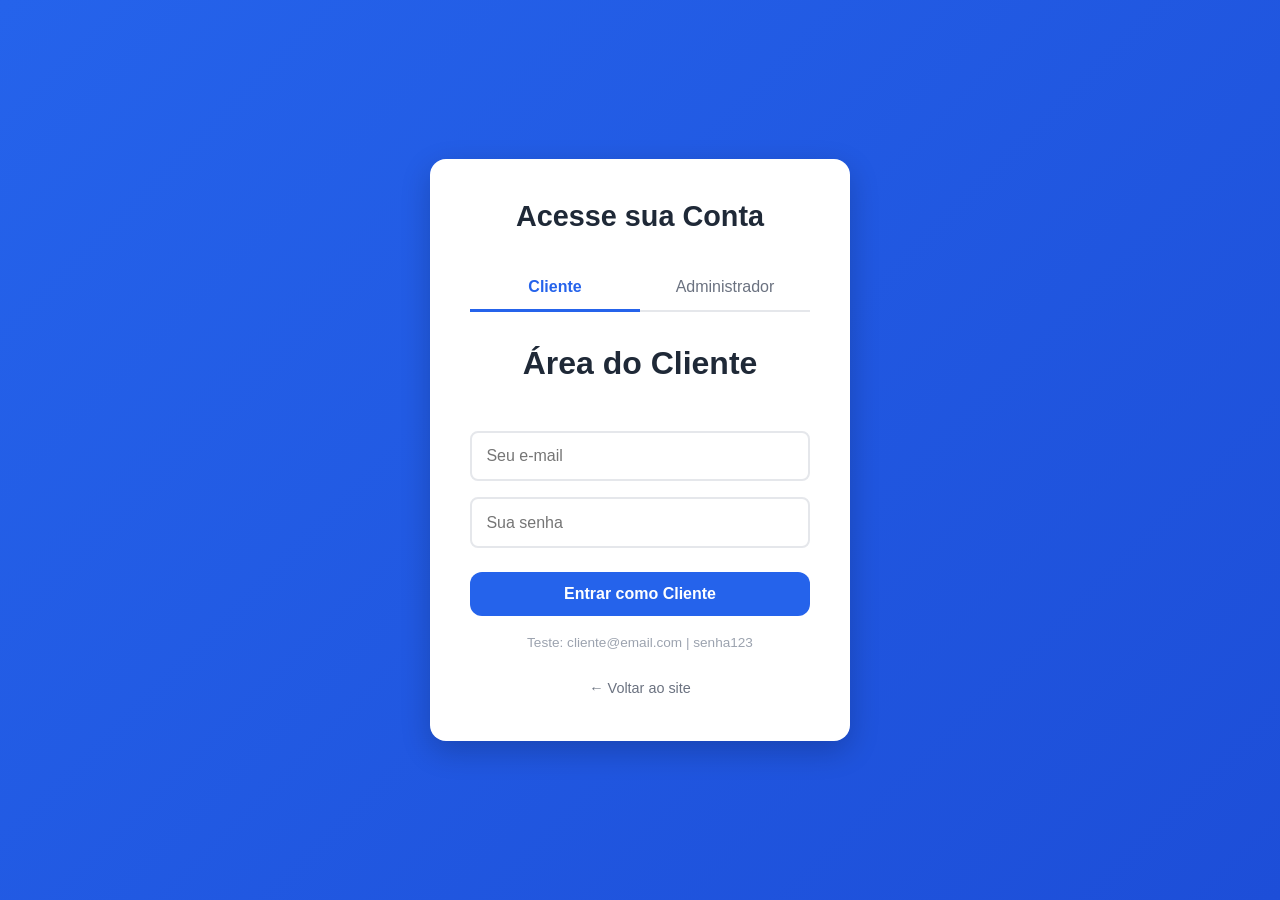
<file: area-cliente.html>
```
<!DOCTYPE html>
<html lang="pt-BR">
<head>
    <meta charset="UTF-8">
    <meta name="viewport" content="width=device-width, initial-scale=1.0">
    <title>Área do Cliente</title>
    <link rel="stylesheet" href="estilo.css">
</head>
<body>
    <header>
        <nav class="navegacao">
            <a href="#" class="logo">Área Cliente</a>
            <button id="botaoSair" class="botao">Sair</button>
        </nav>
    </header>

    <main class="secao" style="padding-top: 8rem;">
        <h1>Bem-vindo, Cliente! ✅</h1>
        <p>Você está na sua área exclusiva.</p>
        <p>Aqui você pode ver seus dados, pedidos e muito mais.</p>
    </main>

    <script>
        // Verifica se tá logado
        if (localStorage.getItem('tipoUsuario') !== 'cliente') {
            window.location.href = 'login.html';
        }
        // Sair
        document.getElementById('botaoSair').addEventListener('click', () => {
            localStorage.clear();
            window.location.href = 'login.html';
        });
    </script>
</body>
</html>
```

---

### area-admin.html

```
<!DOCTYPE html>
<html lang="pt-BR">
<head>
    <meta charset="UTF-8">
    <meta name="viewport" content="width=device-width, initial-scale=1.0">
    <title>Área Administrativa</title>
    <link rel="stylesheet" href="estilo.css">
</head>
<body>
    <header>
        <nav class="navegacao">
            <a href="#" class="logo">Painel Admin</a>
            <button id="botaoSair" class="botao">Sair</button>
        </nav>
    </header>

    <main class="secao" style="padding-top: 8rem;">
        <h1>Painel de Controle 🔐</h1>
        <p>Bem-vindo, Administrador!</p>
        <p>Aqui você gerencia o site, usuários e configurações.</p>
    </main>

    <script>
        if (localStorage.getItem('tipoUsuario') !== 'admin') {
            window.location.href = 'login.html';
        }
        document.getElementById('botaoSair').addEventListener('click', () => {
            localStorage.clear();
            window.location.href = 'login.html';
        });
    </script>
</body>
</html>
```
</file>
<file: estilo.css>
/* CONFIGURAÇÕES GERAIS */
:root {
    --cor-primaria: #2563eb;
    --cor-escura: #1f2937;
    --cor-clara: #f3f4f6;
    --cor-destaque: #f97316;
    --espaco: 2rem;
    --raio: 12px;
}

* {
    margin: 0;
    padding: 0;
    box-sizing: border-box;
}

html {
    scroll-behavior: smooth;
}

body {
    font-family: 'Segoe UI', Roboto, sans-serif;
    color: var(--cor-escura);
    line-height: 1.6;
}

a {
    text-decoration: none;
    color: inherit;
}

ul {
    list-style: none;
}

h1, h2, h3 {
    margin-bottom: 1rem;
    line-height: 1.2;
}

h1 { font-size: clamp(2.5rem, 6vw, 4rem); }
h2 { font-size: 2rem; text-align: center; margin-bottom: 3rem; }

.secao {
    padding: 4rem 1.5rem;
    max-width: 1200px;
    margin: 0 auto;
}

.fundo-claro {
    background-color: var(--cor-clara);
}

.destaque {
    color: var(--cor-destaque);
}

.botao {
    display: inline-block;
    background: var(--cor-primaria);
    color: white;
    padding: 0.8rem 2rem;
    border-radius: var(--raio);
    font-weight: 600;
    transition: transform 0.3s, background 0.3s;
    border: none;
    cursor: pointer;
    font-size: 1rem;
}

.botao:hover {
    background: #1d4ed8;
    transform: translateY(-2px);
}

.oculto {
    display: none;
}

.sucesso {
    margin-top: 1rem;
    color: #16a34a;
    font-weight: 600;
    text-align: center;
}

/* NAVEGAÇÃO */
header {
    position: fixed;
    top: 0;
    width: 100%;
    background: rgba(255,255,255,0.95);
    backdrop-filter: blur(8px);
    box-shadow: 0 2px 10px rgba(0,0,0,0.1);
    z-index: 100;
}

.navegacao {
    max-width: 1200px;
    margin: 0 auto;
    padding: 1rem 1.5rem;
    display: flex;
    justify-content: space-between;
    align-items: center;
}

.logo {
    font-size: 1.5rem;
    font-weight: 700;
    color: var(--cor-primaria);
}

.menu {
    display: flex;
    gap: 2rem;
}

.menu a {
    font-weight: 500;
    transition: color 0.3s;
}

.menu a:hover {
    color: var(--cor-primaria);
}

.botao-menu {
    display: none;
    background: none;
    border: none;
    font-size: 1.5rem;
    cursor: pointer;
}

/* SEÇÃO INÍCIO */
.inicio {
    min-height: 100vh;
    display: flex;
    align-items: center;
    text-align: center;
    padding-top: 6rem;
}

.conteudo-inicio {
    max-width: 800px;
    margin: 0 auto;
}

.inicio p {
    font-size: 1.25rem;
    margin-bottom: 2rem;
    color: #4b5563;
}

/* PROJETOS */
.grade-projetos {
    display: grid;
    grid-template-columns: repeat(auto-fit, minmax(300px, 1fr));
    gap: 2rem;
}

.cartao {
    background: white;
    padding: 2rem;
    border-radius: var(--raio);
    box-shadow: 0 4px 12px rgba(0,0,0,0.08);
    transition: transform 0.3s;
}

.cartao:hover {
    transform: translateY(-5px);
}

/* SOBRE */
.grade-sobre {
    max-width: 800px;
    margin: 0 auto;
    display: grid;
    gap: 1rem;
    font-size: 1.1rem;
}

/* CONTATO */
.formulario-contato {
    max-width: 500px;
    margin: 0 auto;
    display: grid;
    gap: 1rem;
}

.formulario-contato input,
.formulario-contato textarea {
    width: 100%;
    padding: 0.8rem;
    border: 2px solid #e5e7eb;
    border-radius: var(--raio);
    font-size: 1rem;
}

.formulario-contato input:focus,
.formulario-contato textarea:focus {
    outline: none;
    border-color: var(--cor-primaria);
}

/* RODAPÉ */
footer {
    background: var(--cor-escura);
    color: white;
    text-align: center;
    padding: 2rem;
}

/* RESPONSIVO — CELULAR */
@media (max-width: 768px) {
    .menu {
        position: absolute;
        top: 100%;
        left: 0;
        right: 0;
        background: white;
        flex-direction: column;
        padding: 1rem;
        gap: 1rem;
        display: none;
        box-shadow: 0 10px 10px rgba(0,0,0,0.1);
    }
    
    .menu.aberto {
        display: flex;
    }
    
    .botao-menu {
        display: block;
    }
}
</file>
<file: login.css>
/* PÁGINA DE LOGIN */
.pagina-login {
    background: linear-gradient(135deg, #2563eb, #1d4ed8);
    min-height: 100vh;
    display: flex;
    align-items: center;
    justify-content: center;
    padding: 20px;
}

.caixa-login {
    background: white;
    padding: 2.5rem;
    border-radius: 16px;
    box-shadow: 0 10px 30px rgba(0,0,0,0.2);
    width: 100%;
    max-width: 420px;
    text-align: center;
}

.caixa-login h1 {
    color: #1f2937;
    font-size: 1.8rem;
    margin-bottom: 2rem;
}

.abas {
    display: flex;
    margin-bottom: 2rem;
    border-bottom: 2px solid #e5e7eb;
}

.aba {
    flex: 1;
    padding: 0.8rem;
    background: none;
    border: none;
    font-size: 1rem;
    cursor: pointer;
    color: #6b7280;
    border-bottom: 3px solid transparent;
    margin-bottom: -2px;
}

.aba.ativa {
    color: #2563eb;
    border-bottom-color: #2563eb;
    font-weight: 600;
}

.form-login input {
    width: 100%;
    padding: 0.9rem;
    margin-bottom: 1rem;
    border: 2px solid #e5e7eb;
    border-radius: 8px;
    font-size: 1rem;
}

.form-login input:focus {
    outline: none;
    border-color: #2563eb;
}

.form-login .botao {
    width: 100%;
    margin-top: 0.5rem;
}

.form-login .botao.destaque {
    background: #f97316;
}

.form-login .botao.destaque:hover {
    background: #ea580c;
}

.aviso {
    margin-top: 1rem;
    font-size: 0.85rem;
    color: #9ca3af;
}

.erro {
    color: #dc2626;
    margin-top: 1rem;
    font-weight: 500;
}

.voltar {
    display: inline-block;
    margin-top: 1.5rem;
    color: #6b7280;
    font-size: 0.9rem;
}

.voltar:hover {
    color: #2563eb;
}
</file>
